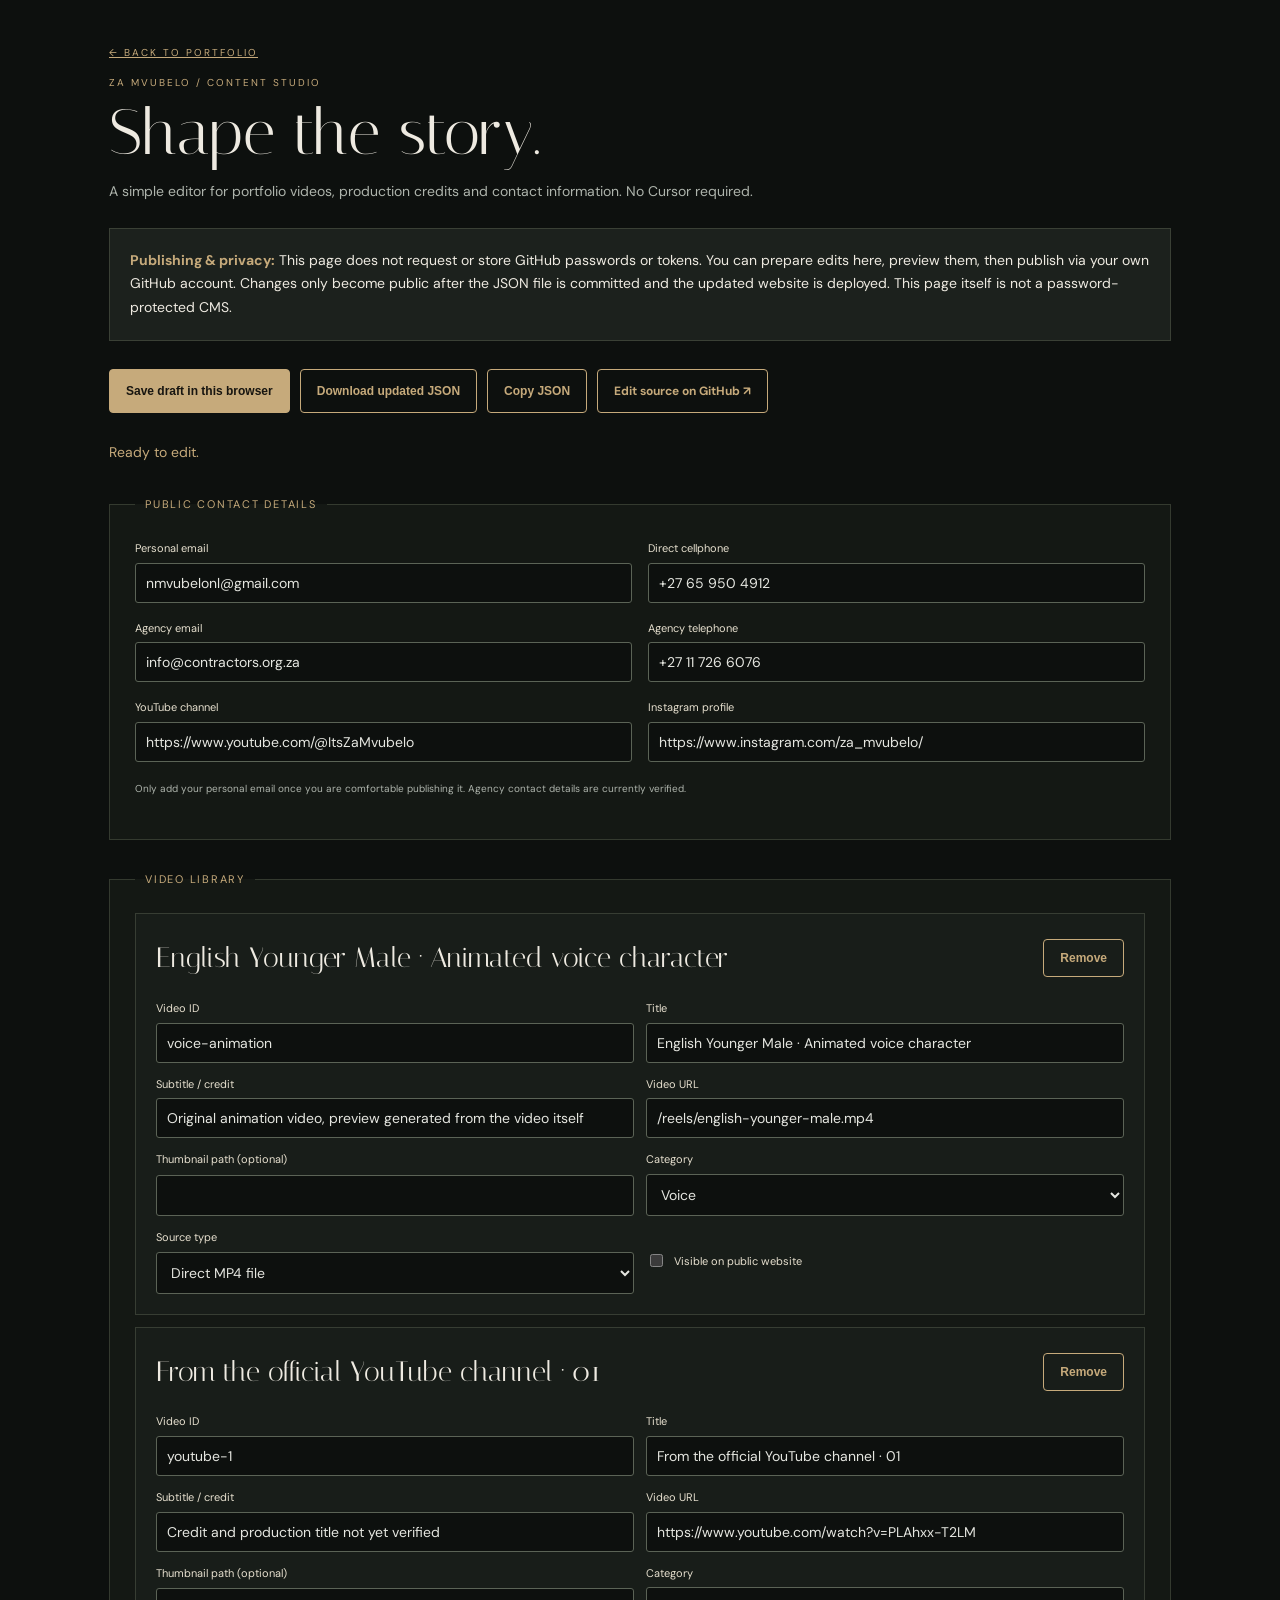
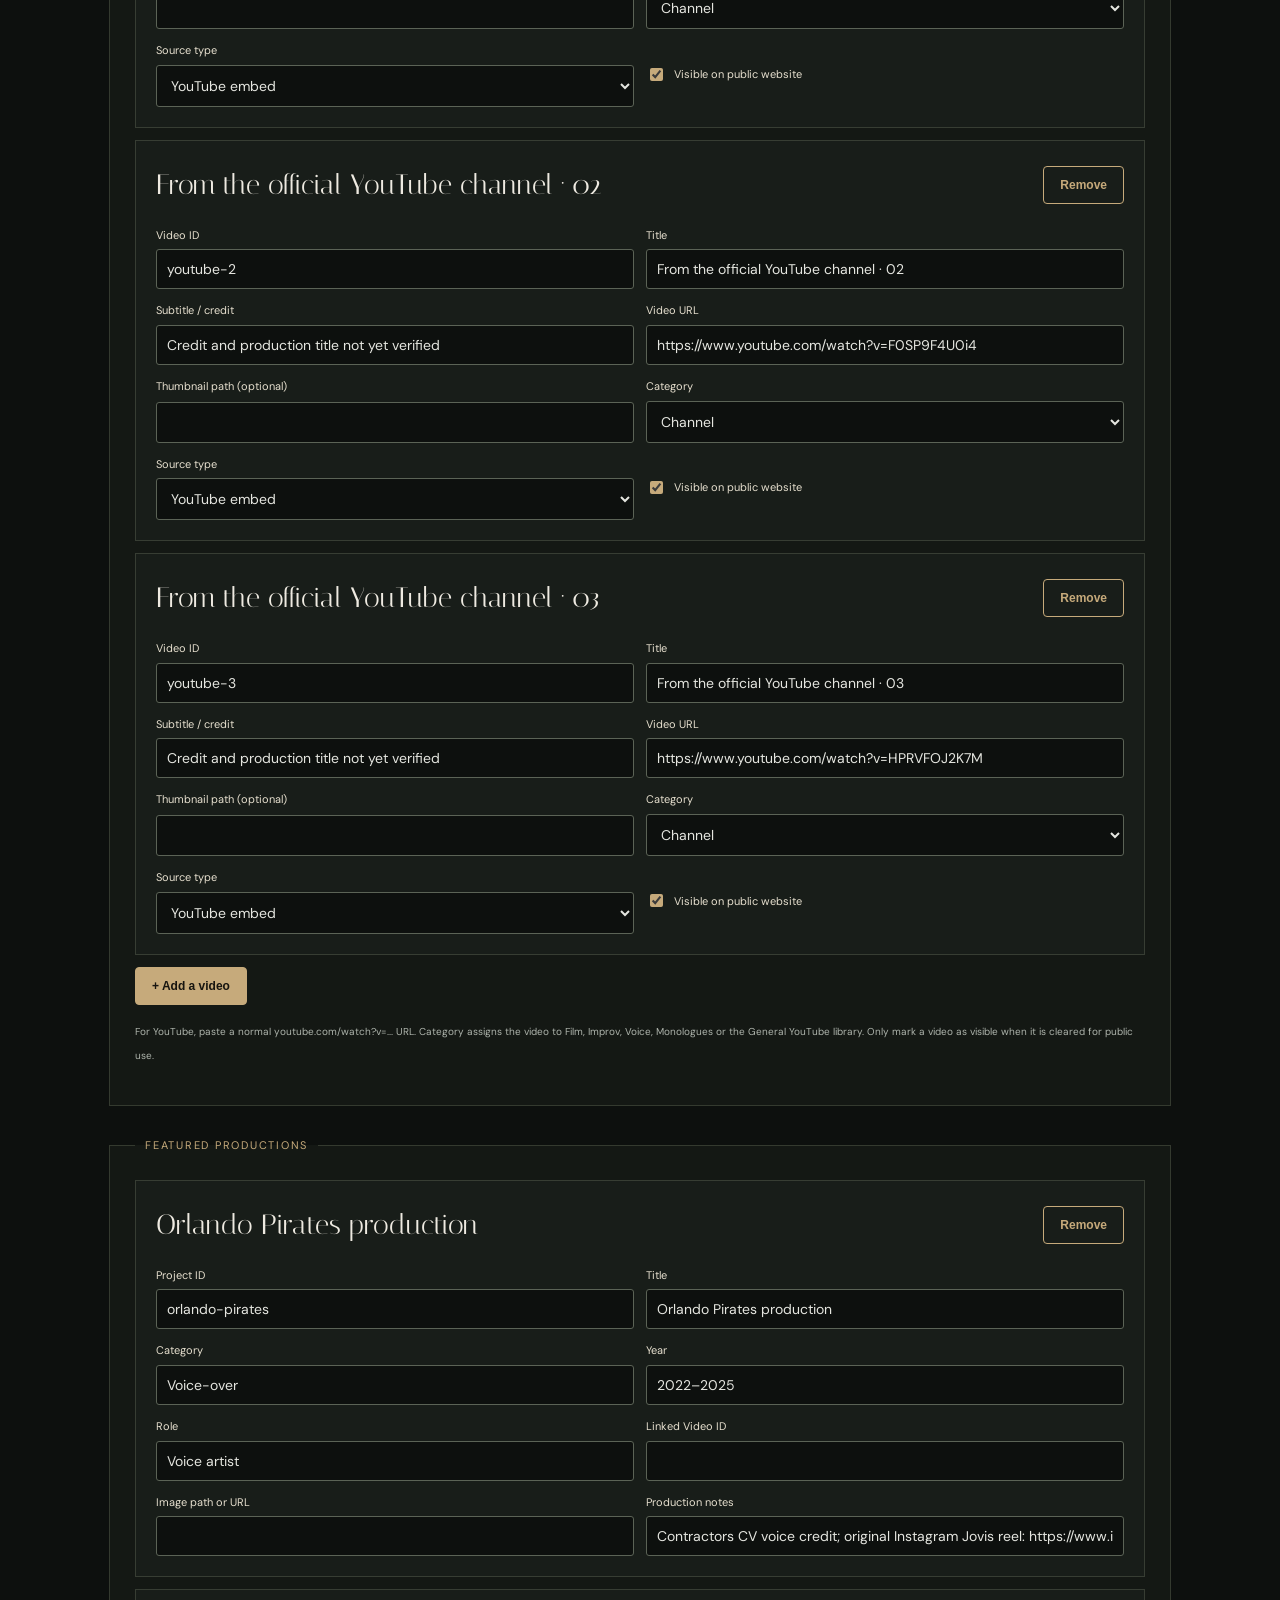
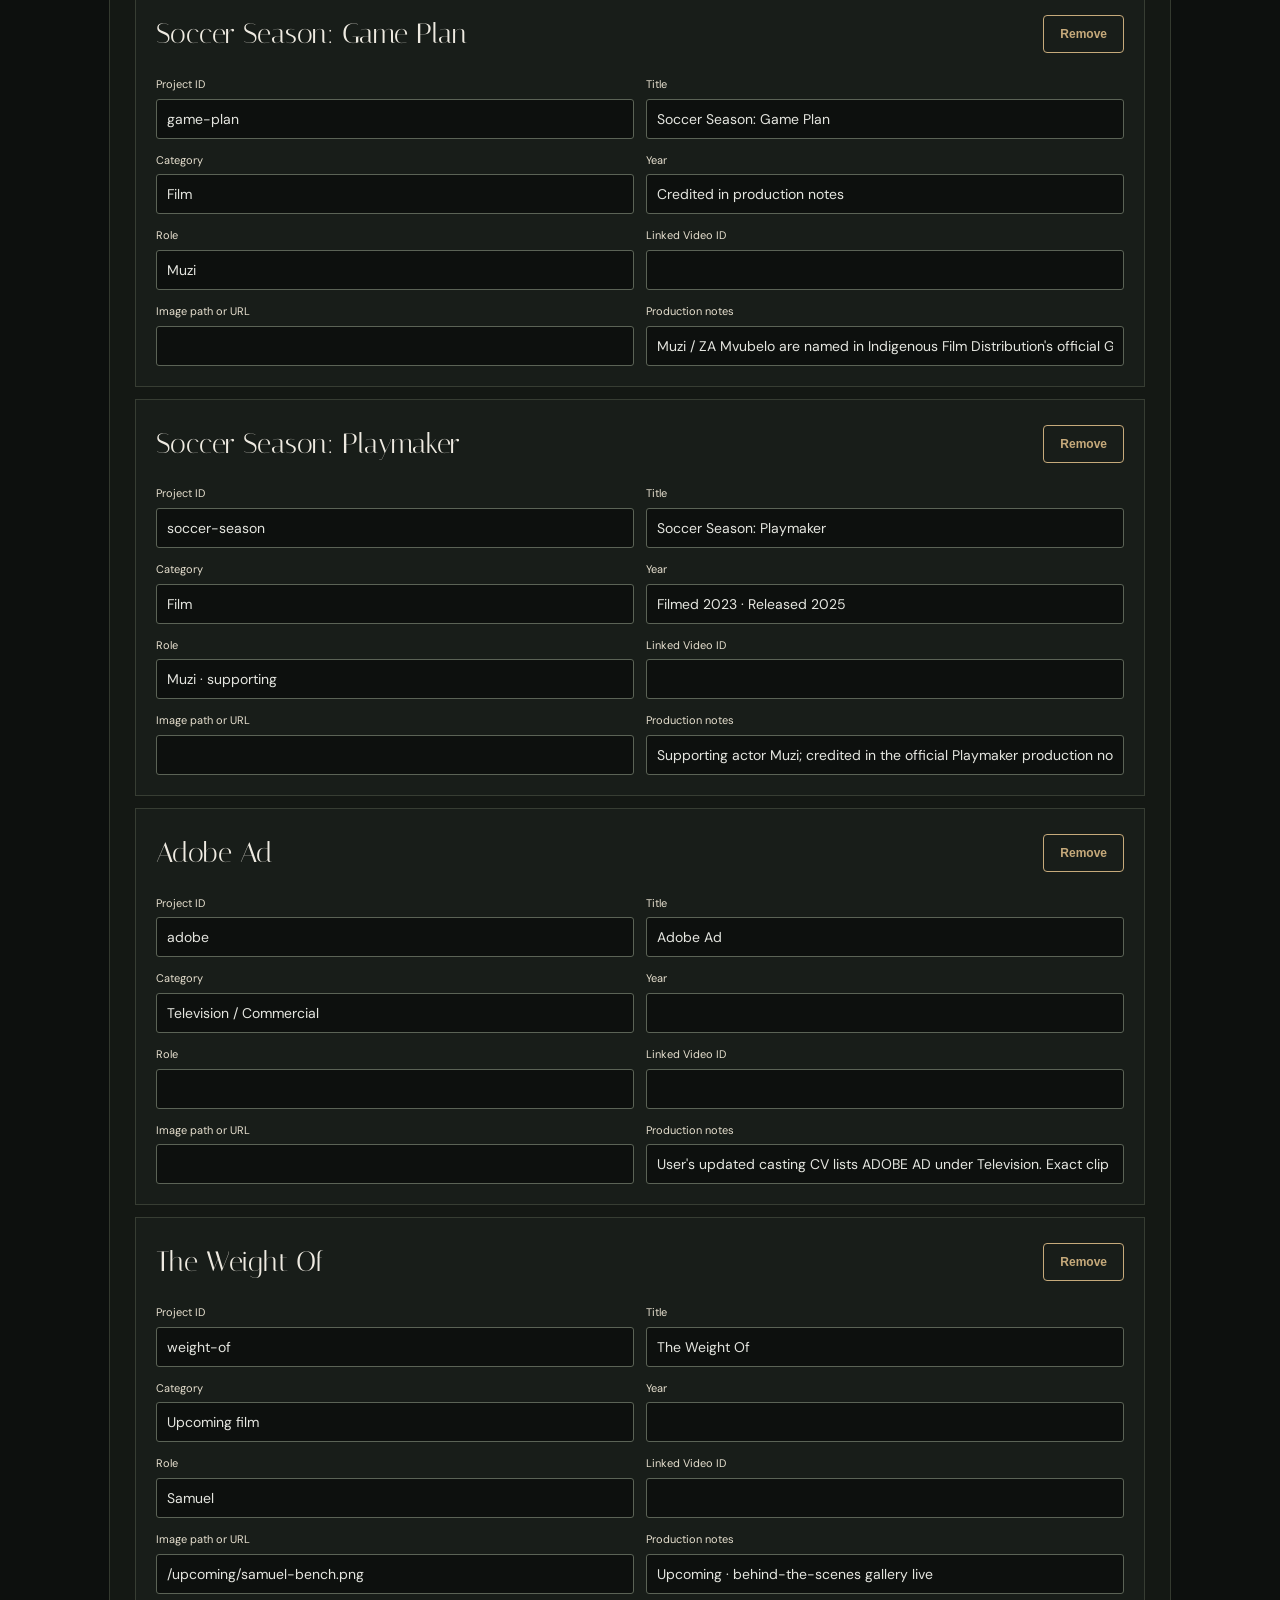
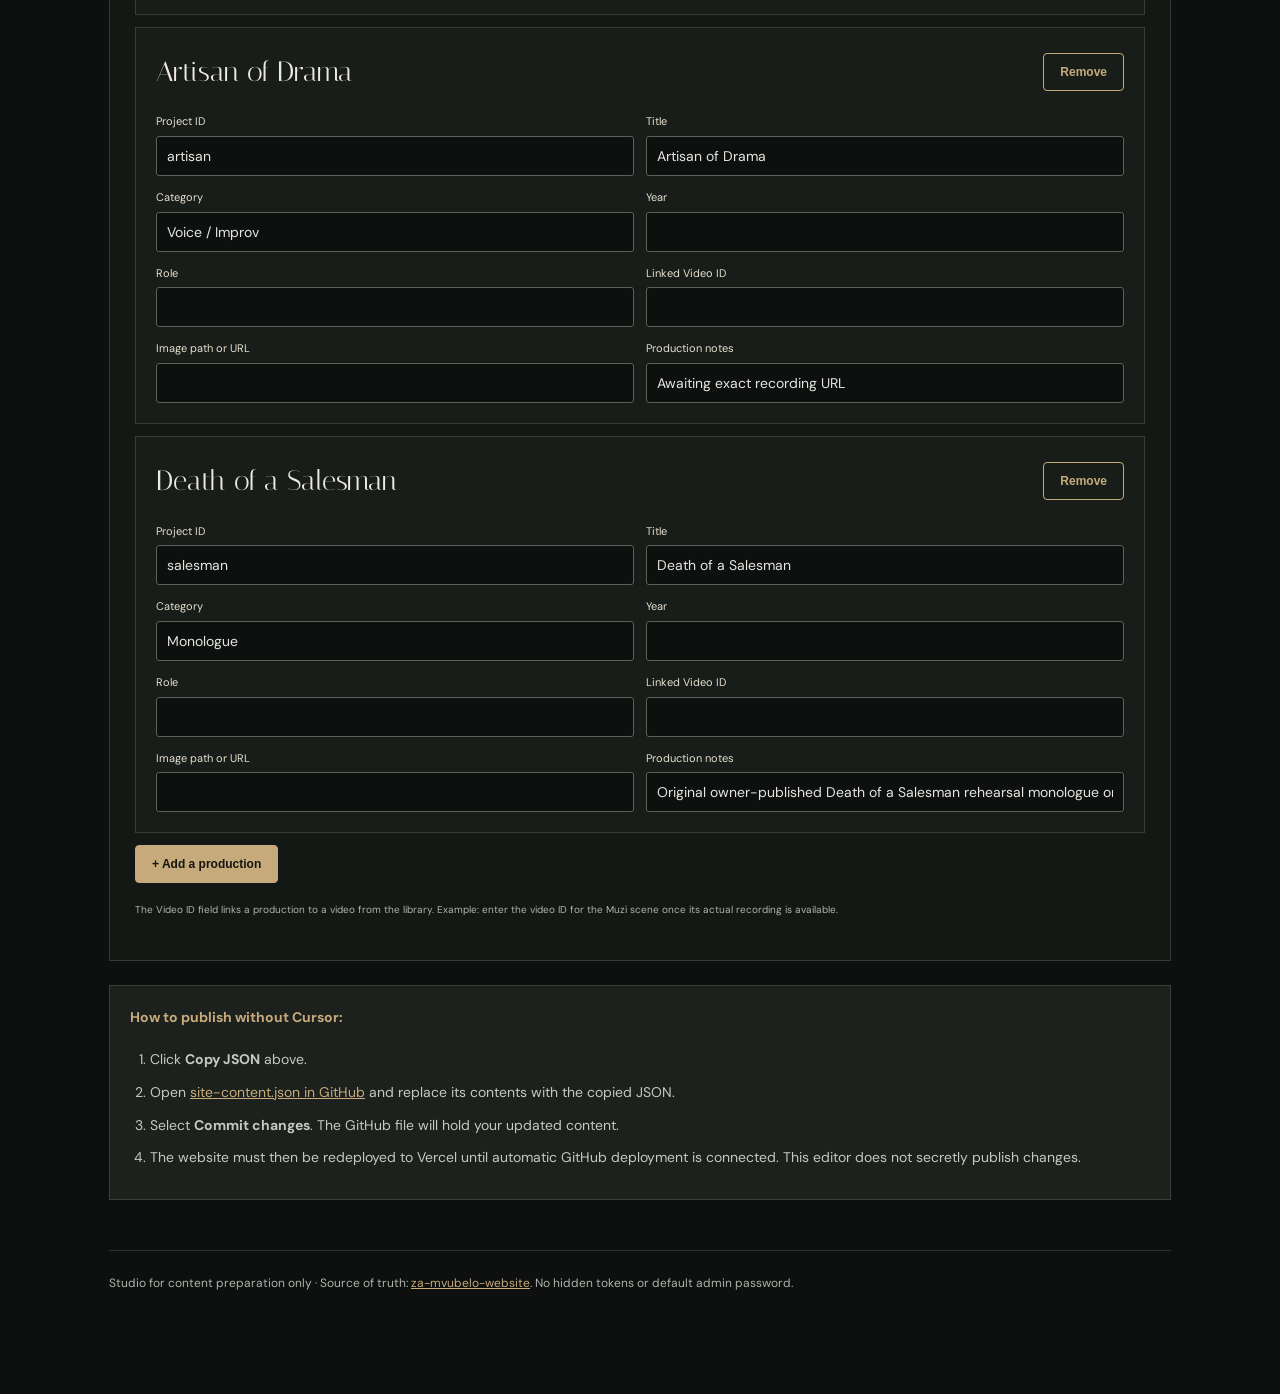
<file: studio/index.html>
<!doctype html><html lang="en"><head><meta charset="utf-8"><meta name="viewport" content="width=device-width,initial-scale=1"><meta name="robots" content="noindex,nofollow"><title>Portfolio Content Studio · ZA Mvubelo</title><link href="https://fonts.googleapis.com/css2?family=DM+Sans:wght@400;500;600;700&family=Italiana&display=swap" rel="stylesheet"><style>
:root{color-scheme:dark;--gold:#c6aa7b;--bg:#0d100e;--muted:#aeb4ac;--border:#777e6655}*{box-sizing:border-box}body{margin:0;background:var(--bg);color:#eeeae1;font:14px/1.7 'DM Sans',Arial,sans-serif}.wrap{max-width:1110px;margin:auto;padding:40px 24px 100px}h1,h2,h3{font-family:Italiana,Georgia,serif;font-weight:400}h1{font-size:64px;line-height:1;margin:10px 0 15px}h2{font-size:40px;margin:16px 0}h3{font-size:28px;margin:8px 0}p{color:var(--muted)}.kicker{color:var(--gold);font-size:10px;letter-spacing:.2em;text-transform:uppercase}.notice{padding:20px;border:1px solid var(--border);background:#1c211d;margin:24px 0}.notice strong{color:var(--gold)}.bar{display:flex;gap:10px;flex-wrap:wrap;margin:28px 0}button,.btn{padding:11px 16px;background:var(--gold);border:1px solid var(--gold);color:#171510;font-size:12px;font-weight:700;cursor:pointer;text-decoration:none;border-radius:4px}button.secondary,.btn.secondary{background:transparent;color:var(--gold)}button:focus-visible,input:focus-visible,select:focus-visible,textarea:focus-visible{outline:2px solid var(--gold);outline-offset:2px}fieldset{border:1px solid var(--border);margin:30px 0 18px;padding:25px;background:#141814}legend{color:var(--gold);font-size:11px;letter-spacing:.16em;padding:0 10px}label{font-size:11px;color:#e7e0cf;display:grid;gap:5px}input,select,textarea{width:100%;border:1px solid #5b6356;background:#0d100e;color:#e5e6e0;border-radius:3px;font:14px 'DM Sans',Arial,sans-serif;padding:10px}input[type=checkbox]{width:auto;accent-color:var(--gold)}.grid{display:grid;grid-template-columns:repeat(2,1fr);gap:16px}.entry{padding:20px;border:1px solid var(--border);background:#181d19;margin-bottom:12px}.entry-head{display:flex;align-items:center;justify-content:space-between;gap:15px;margin-bottom:17px}.entry-head h3{margin:0}.entry .grid{gap:12px}.full{grid-column:1/-1}.checkbox{display:flex;align-items:center;gap:8px}small{font-size:10px;color:var(--muted)}.steps{margin:18px 0 0;padding-left:20px;color:#c6c8c2}.steps li{margin:9px 0}.status{color:var(--gold);min-height:22px}.hidden{display:none}.foot{border-top:1px solid var(--border);margin-top:50px;padding-top:22px;font-size:12px;color:var(--muted)}a{color:var(--gold)}@media(max-width:680px){h1{font-size:50px}.grid{grid-template-columns:1fr}.wrap{padding:30px 15px}.entry{padding:14px}.entry-head{align-items:flex-start;flex-direction:column}}
</style></head><body><main class="wrap"><a href="/" class="kicker">← Back to portfolio</a><p class="kicker">ZA MVUBELO / CONTENT STUDIO</p><h1>Shape the story.</h1><p>A simple editor for portfolio videos, production credits and contact information. No Cursor required.</p><div class="notice"><strong>Publishing & privacy:</strong> This page does not request or store GitHub passwords or tokens. You can prepare edits here, preview them, then publish via your own GitHub account. Changes only become public after the JSON file is committed and the updated website is deployed. This page itself is not a password-protected CMS.</div><div class="bar"><button id="saveDraft">Save draft in this browser</button><button class="secondary" id="download">Download updated JSON</button><button class="secondary" id="copy">Copy JSON</button><a class="btn secondary" target="_blank" rel="noopener noreferrer" href="https://github.com/Za-mvubelo/za-mvubelo-website/edit/main/site-content.json">Edit source on GitHub ↗</a></div><p class="status" id="status" aria-live="polite"></p><fieldset><legend>PUBLIC CONTACT DETAILS</legend><div class="grid" id="contactFields"></div><p><small>Only add your personal email once you are comfortable publishing it. Agency contact details are currently verified.</small></p></fieldset><fieldset><legend>VIDEO LIBRARY</legend><div id="videos"></div><button id="addVideo" type="button">+ Add a video</button><p><small>For YouTube, paste a normal youtube.com/watch?v=... URL. Category assigns the video to Film, Improv, Voice, Monologues or the General YouTube library. Only mark a video as visible when it is cleared for public use.</small></p></fieldset><fieldset><legend>FEATURED PRODUCTIONS</legend><div id="projects"></div><button id="addProject" type="button">+ Add a production</button><p><small>The Video ID field links a production to a video from the library. Example: enter the video ID for the Muzi scene once its actual recording is available.</small></p></fieldset><div class="notice"><strong>How to publish without Cursor:</strong><ol class="steps"><li>Click <b>Copy JSON</b> above.</li><li>Open <a href="https://github.com/Za-mvubelo/za-mvubelo-website/edit/main/site-content.json" target="_blank" rel="noopener noreferrer">site-content.json in GitHub</a> and replace its contents with the copied JSON.</li><li>Select <b>Commit changes</b>. The GitHub file will hold your updated content.</li><li>The website must then be redeployed to Vercel until automatic GitHub deployment is connected. This editor does not secretly publish changes.</li></ol></div><footer class="foot">Studio for content preparation only · Source of truth: <a href="https://github.com/Za-mvubelo/za-mvubelo-website">za-mvubelo-website</a>. No hidden tokens or default admin password.</footer></main><script>
(()=>{'use strict';let data;const KEY='zm-studio-draft-v1',p=document.getElementById('projects'),v=document.getElementById('videos'),cf=document.getElementById('contactFields'),status=document.getElementById('status');const str=(s)=>String(s??'');const field=(label,key,value,cb,type='text')=>{const x=document.createElement('label');x.textContent=label;const i=document.createElement('input');i.type=type;i.value=str(value);i.addEventListener('input',()=>cb(key,i.value));x.append(i);return x};const checkbox=(label,value,cb)=>{const x=document.createElement('label');x.className='checkbox';const i=document.createElement('input');i.type='checkbox';i.checked=!!value;i.onchange=()=>cb(i.checked);x.append(i,document.createTextNode(label));return x};const select=(label,value,options,cb)=>{const x=document.createElement('label');x.textContent=label;const i=document.createElement('select');options.forEach(o=>{const e=document.createElement('option');e.value=o.id;e.textContent=o.label;if(o.id===value)e.selected=true;i.append(e)});i.onchange=()=>cb(i.value);x.append(i);return x};function update(){status.textContent='Unsaved draft changes. Use Save draft / Copy JSON.'}function renderContact(){cf.replaceChildren();[['Personal email','email','email'],['Direct cellphone','phone','tel'],['Agency email','agencyEmail','email'],['Agency telephone','agencyPhone','tel'],['YouTube channel','youtube','url'],['Instagram profile','instagram','url']].forEach(([label,key,type])=>cf.append(field(label,key,data.profile[key],(k,val)=>{data.profile[k]=val;update()},type)))}function entry(title,remove){const node=document.createElement('div');node.className='entry';const header=document.createElement('div');header.className='entry-head';const h=document.createElement('h3');h.textContent=title;const b=document.createElement('button');b.type='button';b.className='secondary';b.textContent='Remove';b.onclick=remove;header.append(h,b);node.append(header);const g=document.createElement('div');g.className='grid';node.append(g);return {node,g}}function renderVideos(){v.replaceChildren();data.videos.forEach((item,n)=>{const {node,g}=entry(item.title||'Untitled video',()=>{data.videos.splice(n,1);renderVideos();update()});for(const [label,k] of [['Video ID','id'],['Title','title'],['Subtitle / credit','subtitle'],['Video URL','url'],['Thumbnail path (optional)','thumbnail']])g.append(field(label,k,item[k],(key,val)=>{item[key]=val;update()}));g.append(select('Category',item.category,data.videoCategories,val=>{item.category=val;update()}));g.append(select('Source type',item.type,[{id:'youtube',label:'YouTube embed'},{id:'file',label:'Direct MP4 file'}],val=>{item.type=val;update()}));g.append(checkbox('Visible on public website',item.visible,x=>{item.visible=x;update()}));v.append(node)})}function renderProjects(){p.replaceChildren();data.featuredProjects.forEach((item,n)=>{const {node,g}=entry(item.title||'Untitled production',()=>{data.featuredProjects.splice(n,1);renderProjects();update()});for(const [label,k] of [['Project ID','id'],['Title','title'],['Category','type'],['Year','year'],['Role','role'],['Linked Video ID','videoId'],['Image path or URL','image'],['Production notes','note']])g.append(field(label,k,item[k],(key,val)=>{item[key]=val;update()}));p.append(node)})}function render(){renderContact();renderVideos();renderProjects();status.textContent='Ready to edit.'}function output(){data.updated=new Date().toISOString().slice(0,10);return JSON.stringify(data,null,2)+'\n'}document.getElementById('saveDraft').onclick=()=>{try{localStorage.setItem(KEY,output());status.textContent='Draft saved in this browser. It is not yet on the live site.'}catch(e){status.textContent='Browser draft storage unavailable. Use Download or Copy JSON.'}};document.getElementById('copy').onclick=async()=>{try{await navigator.clipboard.writeText(output());status.textContent='JSON copied. Paste it into the GitHub editor.'}catch(e){status.textContent='Clipboard blocked. Use Download JSON instead.'}};document.getElementById('download').onclick=()=>{const blob=new Blob([output()],{type:'application/json'});const url=URL.createObjectURL(blob);const a=document.createElement('a');a.href=url;a.download='site-content.json';a.click();setTimeout(()=>URL.revokeObjectURL(url),3000);status.textContent='JSON downloaded. Publish it through GitHub when ready.'};document.getElementById('addVideo').onclick=()=>{data.videos.push({id:'video-'+Date.now(),title:'New video',subtitle:'',category:'channel',type:'youtube',url:'',thumbnail:'',visible:false});renderVideos();update()};document.getElementById('addProject').onclick=()=>{data.featuredProjects.push({id:'project-'+Date.now(),title:'New project',type:'Film',year:'',role:'',videoId:'',image:'',note:''});renderProjects();update()};fetch('/site-content.json',{cache:'no-store'}).then(r=>{if(!r.ok)throw Error('Configuration unavailable');return r.json()}).then(x=>{data=x;try{const draft=localStorage.getItem(KEY);if(draft){const y=JSON.parse(draft);if(confirm('A saved draft exists in this browser. Load that draft?'))data=y}}catch(e){}render()}).catch(e=>status.textContent='Unable to load the content file: '+e.message)})();
</script></body></html>
</file>
